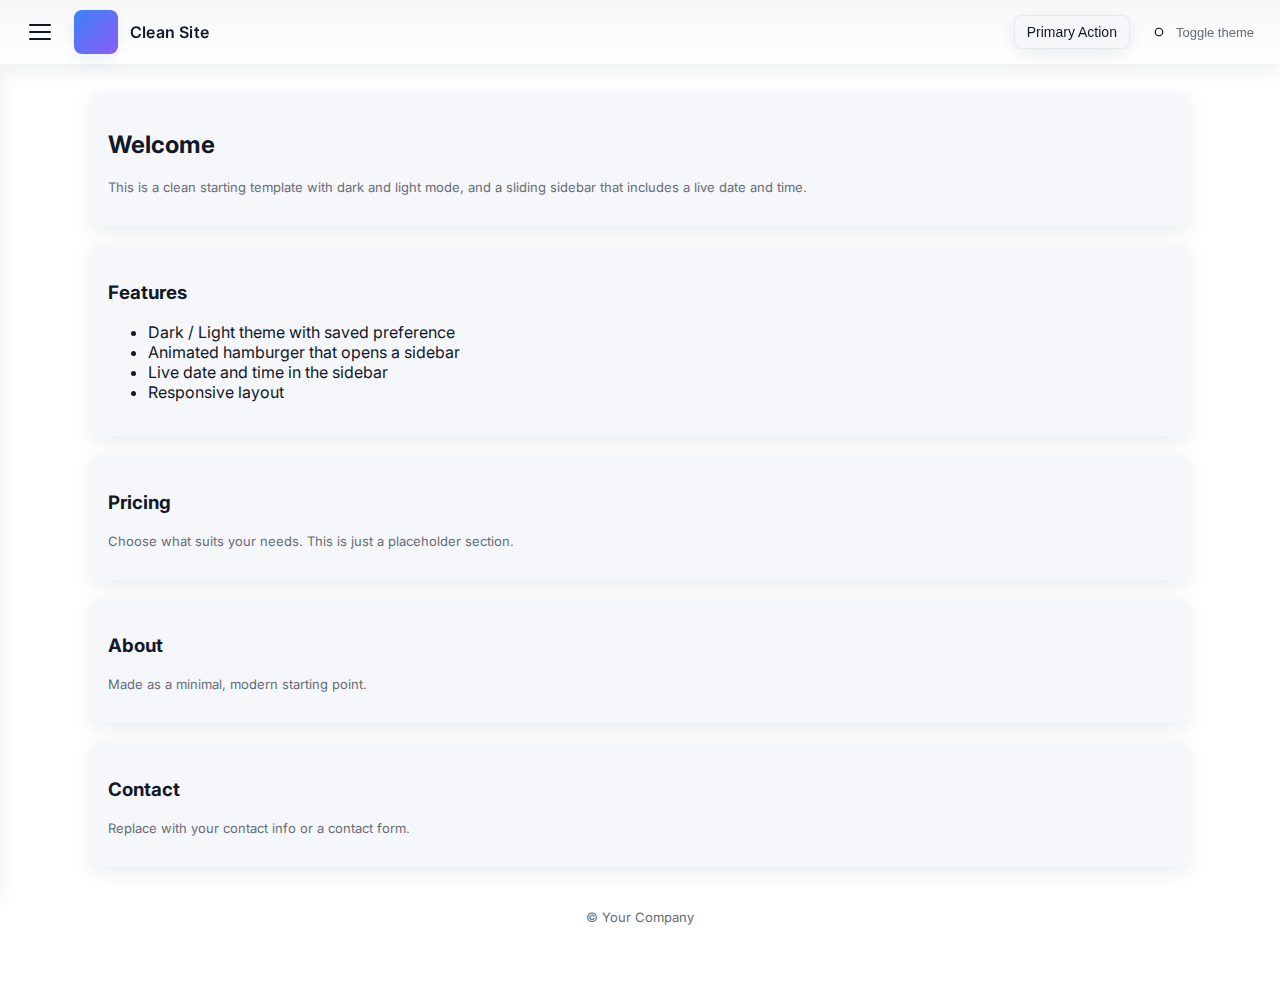
<file: index.html>
<!DOCTYPE html>
<html lang="en">
<head>
  <meta charset="utf-8" />
  <meta name="viewport" content="width=device-width,initial-scale=1" />
  <title>Clean Site — Dark / Light + Sidebar</title>

  <!-- Google font -->
  <link href="https://fonts.googleapis.com/css2?family=Inter:wght@300;400;600;700&display=swap" rel="stylesheet">

  <style>
    :root{
      --bg: #ffffff;
      --card: #f6f7fb;
      --text: #111827;
      --muted:#666d75;
      --accent: #3b82f6;
      --sidebar: #fafbff;
      --shadow: 0 6px 20px rgba(16,24,40,0.08);
    }

    [data-theme="dark"]{
      --bg: #0b1016;
      --card: #081018;
      --text: #e6eef8;
      --muted:#9aa6b4;
      --accent: #60a5fa;
      --sidebar: #06101a;
      --shadow: 0 8px 30px rgba(2,6,23,0.6);
    }

    html,body{
      height:100%;
      margin:0;
      font-family: "Inter", system-ui, -apple-system, "Segoe UI", Roboto, "Helvetica Neue", Arial;
      background:var(--bg);
      color:var(--text);
      -webkit-font-smoothing:antialiased;
      -moz-osx-font-smoothing:grayscale;
    }

    /* Top navbar */
    .topbar{
      position:fixed;
      top:0;
      left:0;
      right:0;
      height:64px;
      display:flex;
      align-items:center;
      justify-content:space-between;
      padding:0 18px;
      gap:12px;
      background:linear-gradient(180deg, rgba(0,0,0,0.03), transparent);
      box-shadow:var(--shadow);
      z-index:40;
      backdrop-filter: blur(6px);
    }

    .brand{
      display:flex;
      align-items:center;
      gap:12px;
    }
    .brand .logo {
      width:44px;
      height:44px;
      border-radius:8px;
      background:linear-gradient(135deg,var(--accent), #8b5cf6);
      box-shadow: 0 6px 18px rgba(59,130,246,0.12);
      display:inline-block;
    }
    .brand .title{
      font-weight:600;
      letter-spacing:0.2px;
    }

    /* Hamburger (three bars) */
    .hamburger{
      width:44px;
      height:44px;
      border-radius:8px;
      display:flex;
      align-items:center;
      justify-content:center;
      background:transparent;
      border:none;
      cursor:pointer;
      padding:6px;
    }
    .hamburger .bars{
      position:relative;
      width:22px;
      height:16px;
    }
    .hamburger .bars span{
      position:absolute;
      left:0;
      right:0;
      height:2px;
      background:var(--text);
      border-radius:2px;
      transition: transform .28s ease, opacity .2s ease, top .28s ease, bottom .28s ease;
    }
    .bars span:nth-child(1){ top:0; }
    .bars span:nth-child(2){ top:7px; }
    .bars span:nth-child(3){ top:14px; }

    .hamburger.active .bars span:nth-child(1){
      transform: translateY(7px) rotate(45deg);
    }
    .hamburger.active .bars span:nth-child(2){
      opacity:0;
    }
    .hamburger.active .bars span:nth-child(3){
      transform: translateY(-7px) rotate(-45deg);
    }

    /* Controls on right */
    .top-controls{
      display:flex;
      align-items:center;
      gap:12px;
    }

    .btn {
      border:1px solid rgba(0,0,0,0.06);
      background:var(--card);
      color:var(--text);
      padding:8px 12px;
      border-radius:8px;
      font-size:14px;
      cursor:pointer;
      display:inline-flex;
      align-items:center;
      gap:8px;
      box-shadow:var(--shadow);
    }
    [data-theme="dark"] .btn{
      border:1px solid rgba(255,255,255,0.04);
    }

    .theme-toggle{
      display:inline-flex;
      align-items:center;
      gap:8px;
      padding:8px;
      border-radius:8px;
      background:transparent;
      border:none;
      cursor:pointer;
    }

    /* Sidebar */
    .sidebar {
      position: fixed;
      top: 64px;
      left: 0;
      bottom: 0;
      width: 280px;
      transform: translateX(-320px);
      transition: transform .32s cubic-bezier(.2,.9,.2,1);
      background: var(--sidebar);
      padding:20px;
      box-shadow: 2px 0 18px rgba(2,6,23,0.06);
      z-index:35;
      overflow:auto;
    }
    .sidebar.open{
      transform: translateX(0);
    }
    .sidebar .side-brand{
      display:flex;
      align-items:center;
      gap:12px;
      margin-bottom:18px;
    }
    .sidebar .menu{
      list-style:none;
      padding:0;
      margin:0;
      display:flex;
      flex-direction:column;
      gap:6px;
    }
    .menu a{
      display:flex;
      align-items:center;
      gap:10px;
      padding:10px 12px;
      border-radius:8px;
      color:var(--text);
      text-decoration:none;
      font-weight:500;
      transition: background .15s ease, transform .06s ease;
    }
    .menu a:hover{
      background: rgba(59,130,246,0.08);
      transform: translateX(3px);
    }
    .muted { color: var(--muted); font-size:13px; }

    /* date/time box */
    .datetime {
      margin-top:18px;
      padding:12px;
      border-radius:8px;
      background: linear-gradient(180deg, rgba(0,0,0,0.02), transparent);
      box-shadow: inset 0 -1px 0 rgba(0,0,0,0.02);
    }
    .datetime .time {
      font-size:20px;
      font-weight:700;
      letter-spacing:0.6px;
    }
    .datetime .date {
      margin-top:6px;
      font-size:13px;
      color:var(--muted);
    }

    /* Main content */
    .main {
      padding: 92px 24px 48px;
      max-width:1100px;
      margin:0 auto;
    }

    .card {
      background: var(--card);
      border-radius:12px;
      padding:18px;
      box-shadow: var(--shadow);
      margin-bottom:18px;
    }

    /* Footer */
    .footer {
      text-align:center;
      color:var(--muted);
      font-size:13px;
      padding:24px 0;
    }

    /* Responsive adjustments */
    @media (max-width:880px){
      .sidebar { width:260px; }
      .main { padding-left: 18px; padding-right: 18px; }
      .brand .title { display:none; }
    }
    @media (max-width:560px){
      .topbar{padding:0 12px;}
      .btn{display:none;}
    }

  </style>
</head>
<body data-theme="light">

  <header class="topbar" role="banner">
    <div class="brand">
      <button class="hamburger" id="hamburgerBtn" aria-label="Open menu" aria-expanded="false" aria-controls="siteSidebar">
        <span class="bars" aria-hidden="true">
          <span></span><span></span><span></span>
        </span>
      </button>

      <div class="logo" aria-hidden="true"></div>
      <div class="title">Clean Site</div>
    </div>

    <div class="top-controls">
      <button class="btn" id="primaryAction">Primary Action</button>

      <button class="theme-toggle" id="themeToggle" aria-pressed="false" title="Toggle theme">
        <svg width="18" height="18" viewBox="0 0 24 24" fill="none" aria-hidden="true">
          <circle cx="12" cy="12" r="5" stroke="currentColor" stroke-width="1.5"></circle>
        </svg>
        <span class="muted">Toggle theme</span>
      </button>
    </div>
  </header>

  <aside id="siteSidebar" class="sidebar" aria-hidden="true" aria-labelledby="hamburgerBtn">
    <div class="side-brand">
      <div class="logo" style="width:36px;height:36px;border-radius:8px;background:linear-gradient(135deg,var(--accent), #8b5cf6)"></div>
      <div>
        <div style="font-weight:700">Clean Site</div>
        <div class="muted" style="font-size:13px">A small modern template</div>
      </div>
    </div>

    <nav>
      <ul class="menu" role="menu">
        <li role="none"><a role="menuitem" href="#home">Home</a></li>
        <li role="none"><a role="menuitem" href="#features">Features</a></li>
        <li role="none"><a role="menuitem" href="#pricing">Pricing</a></li>
        <li role="none"><a role="menuitem" href="#about">About</a></li>
        <li role="none"><a role="menuitem" href="#contact">Contact</a></li>
      </ul>
    </nav>

    <div class="datetime" aria-live="polite">
      <div class="time" id="clock">00:00:00</div>
      <div class="date" id="dateText">Loading date...</div>
    </div>
  </aside>

  <main class="main" id="content" role="main">
    <section id="home" class="card">
      <h2>Welcome</h2>
      <p class="muted">This is a clean starting template with dark and light mode, and a sliding sidebar that includes a live date and time.</p>
    </section>

    <section id="features" class="card">
      <h3>Features</h3>
      <ul>
        <li>Dark / Light theme with saved preference</li>
        <li>Animated hamburger that opens a sidebar</li>
        <li>Live date and time in the sidebar</li>
        <li>Responsive layout</li>
      </ul>
    </section>

    <section id="pricing" class="card">
      <h3>Pricing</h3>
      <p class="muted">Choose what suits your needs. This is just a placeholder section.</p>
    </section>

    <section id="about" class="card">
      <h3>About</h3>
      <p class="muted">Made as a minimal, modern starting point.</p>
    </section>

    <section id="contact" class="card">
      <h3>Contact</h3>
      <p class="muted">Replace with your contact info or a contact form.</p>
    </section>

    <div class="footer">© Your Company</div>
  </main>

  <script>
    (function(){
      // Theme toggle with persistence
      const body = document.body;
      const toggle = document.getElementById('themeToggle');
      const userPref = localStorage.getItem('site-theme');

      function applyTheme(theme){
        body.setAttribute('data-theme', theme);
        toggle.setAttribute('aria-pressed', theme === 'dark' ? 'true' : 'false');
      }

      if(userPref){
        applyTheme(userPref);
      } else {
        // default to system preference
        const preferDark = window.matchMedia && window.matchMedia('(prefers-color-scheme: dark)').matches;
        applyTheme(preferDark ? 'dark' : 'light');
      }

      toggle.addEventListener('click', () => {
        const current = body.getAttribute('data-theme') === 'dark' ? 'dark' : 'light';
        const next = current === 'dark' ? 'light' : 'dark';
        applyTheme(next);
        localStorage.setItem('site-theme', next);
      });

      // Sidebar open/close and hamburger animation
      const hamburger = document.getElementById('hamburgerBtn');
      const sidebar = document.getElementById('siteSidebar');
      function openSidebar(){
        sidebar.classList.add('open');
        sidebar.setAttribute('aria-hidden','false');
        hamburger.classList.add('active');
        hamburger.setAttribute('aria-expanded','true');
      }
      function closeSidebar(){
        sidebar.classList.remove('open');
        sidebar.setAttribute('aria-hidden','true');
        hamburger.classList.remove('active');
        hamburger.setAttribute('aria-expanded','false');
      }

      hamburger.addEventListener('click', () => {
        if(sidebar.classList.contains('open')) closeSidebar();
        else openSidebar();
      });

      // Close sidebar when clicking outside on small screens
      document.addEventListener('click', (e) => {
        if(!sidebar.classList.contains('open')) return;
        const inside = sidebar.contains(e.target) || hamburger.contains(e.target);
        if(!inside && window.innerWidth < 900) closeSidebar();
      });

      // Keyboard accessibility: Esc closes sidebar
      document.addEventListener('keydown', (e) => {
        if(e.key === 'Escape' && sidebar.classList.contains('open')) closeSidebar();
      });

      // Live clock and date
      const clockEl = document.getElementById('clock');
      const dateEl = document.getElementById('dateText');

      function pad(n){ return n < 10 ? '0'+n : n; }

      function updateDateTime(){
        const now = new Date();
        const hours = pad(now.getHours());
        const minutes = pad(now.getMinutes());
        const seconds = pad(now.getSeconds());
        clockEl.textContent = `${hours}:${minutes}:${seconds}`;

        // Format: Weekday, DD Month YYYY
        const opts = { weekday: 'long', year: 'numeric', month: 'long', day: 'numeric' };
        dateEl.textContent = now.toLocaleDateString(undefined, opts);
      }

      updateDateTime();
      setInterval(updateDateTime, 1000);

      // Smooth scroll for sidebar nav links
      const navLinks = sidebar.querySelectorAll('a[href^="#"]');
      navLinks.forEach(a => {
        a.addEventListener('click', (e) => {
          e.preventDefault();
          const id = a.getAttribute('href').slice(1);
          const target = document.getElementById(id);
          if(target){
            target.scrollIntoView({behavior:'smooth', block:'start'});
            // close sidebar on small screens
            if(window.innerWidth < 900) closeSidebar();
          }
        });
      });

    })();
  </script>
</body>
</html>
</file>
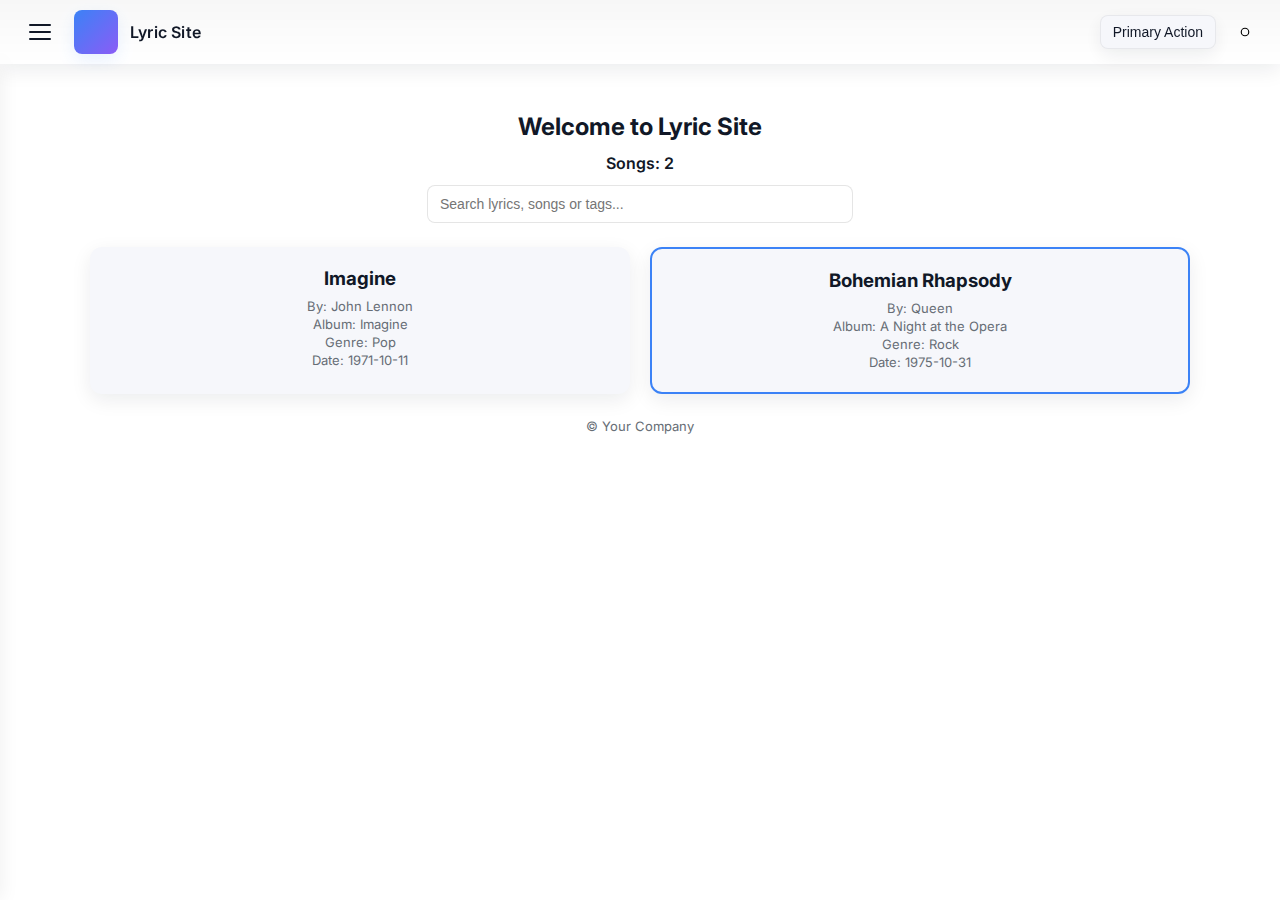
<file: Page1.html>
<!DOCTYPE html>
<html lang="en">
<head>
<meta charset="utf-8" />
<meta name="viewport" content="width=device-width,initial-scale=1" />
<title>Lyric Site — Dark / Light + Sidebar</title>
<link href="https://fonts.googleapis.com/css2?family=Inter:wght@300;400;600;700&display=swap" rel="stylesheet">

<style>
:root{
--bg: #ffffff; --card: #f6f7fb; --text: #111827; --muted:#666d75;
--accent: #3b82f6; --sidebar: #fafbff; --shadow: 0 6px 20px rgba(16,24,40,0.08);
}
[data-theme="dark"]{
--bg: #0b1016; --card: #081018; --text: #e6eef8; --muted:#9aa6b4;
--accent: #60a5fa; --sidebar: #06101a; --shadow: 0 8px 30px rgba(2,6,23,0.6);
}
html,body{height:100%;margin:0;font-family:"Inter",system-ui,-apple-system,"Segoe UI",Roboto,"Helvetica Neue",Arial;
background:var(--bg);color:var(--text);-webkit-font-smoothing:antialiased;-moz-osx-font-smoothing:grayscale;}
.topbar{position:fixed;top:0;left:0;right:0;height:64px;display:flex;align-items:center;justify-content:space-between;
padding:0 18px;gap:12px;background:linear-gradient(180deg, rgba(0,0,0,0.03), transparent);box-shadow:var(--shadow);z-index:40;backdrop-filter: blur(6px);}
.brand{display:flex;align-items:center;gap:12px;}
.brand .logo {width:44px;height:44px;border-radius:8px;background:linear-gradient(135deg,var(--accent), #8b5cf6);
box-shadow:0 6px 18px rgba(59,130,246,0.12);}
.brand .title{font-weight:600;letter-spacing:0.2px;}
.hamburger{width:44px;height:44px;border-radius:8px;display:flex;align-items:center;justify-content:center;background:transparent;border:none;cursor:pointer;padding:6px;}
.hamburger .bars{position:relative;width:22px;height:16px;}
.hamburger .bars span{position:absolute;left:0;right:0;height:2px;background:var(--text);border-radius:2px;transition: transform .28s ease, opacity .2s ease, top .28s ease, bottom .28s ease;}
.bars span:nth-child(1){ top:0; }
.bars span:nth-child(2){ top:7px; }
.bars span:nth-child(3){ top:14px; }
.hamburger.active .bars span:nth-child(1){ transform: translateY(7px) rotate(45deg);}
.hamburger.active .bars span:nth-child(2){ opacity:0;}
.hamburger.active .bars span:nth-child(3){ transform: translateY(-7px) rotate(-45deg);}
.top-controls{display:flex;align-items:center;gap:12px;}
.btn{border:1px solid rgba(0,0,0,0.06);background:var(--card);color:var(--text);padding:8px 12px;border-radius:8px;font-size:14px;cursor:pointer;display:inline-flex;align-items:center;gap:8px;box-shadow:var(--shadow);}
[data-theme="dark"] .btn{border:1px solid rgba(255,255,255,0.04);}
.theme-toggle{display:inline-flex;align-items:center;gap:8px;padding:8px;border-radius:8px;background:transparent;border:none;cursor:pointer;}
.sidebar{position: fixed;top: 64px;left: 0;bottom: 0;width: 280px;transform: translateX(-320px);transition: transform .32s cubic-bezier(.2,.9,.2,1);background: var(--sidebar);padding:20px;box-shadow: 2px 0 18px rgba(2,6,23,0.06);z-index:35;overflow:auto;}
.sidebar.open{transform: translateX(0);}
.sidebar .side-brand{display:flex;align-items:center;gap:12px;margin-bottom:18px;}
.sidebar .menu{list-style:none;padding:0;margin:0;display:flex;flex-direction:column;gap:6px;}
.menu a{display:flex;align-items:center;gap:10px;padding:10px 12px;border-radius:8px;color:var(--text);text-decoration:none;font-weight:500;transition: background .15s ease, transform .06s ease;}
.menu a:hover{background: rgba(59,130,246,0.08);transform: translateX(3px);}
.muted { color: var(--muted); font-size:13px; }
.datetime{margin-top:18px;padding:12px;border-radius:8px;background: linear-gradient(180deg, rgba(0,0,0,0.02), transparent);box-shadow: inset 0 -1px 0 rgba(0,0,0,0.02);}
.datetime .time{font-size:20px;font-weight:700;letter-spacing:0.6px;}
.datetime .date{margin-top:6px;font-size:13px;color:var(--muted);}
.main{padding: 92px 24px 48px;max-width:1100px;margin:0 auto;}
.section-title{text-align: center;margin-bottom: 12px;}
#songCount{margin: 10px 0;font-weight:600;}
#searchInput{display:block;margin: 12px auto 24px;padding: 10px 12px;border-radius:8px;border:1px solid rgba(0,0,0,0.1);width: 80%;max-width:400px;font-size:14px;}
.home-choices{text-align:center;}
.choices-grid{display: grid;gap: 20px;grid-template-columns: repeat(auto-fit, minmax(240px, 1fr));margin-top: 20px;}
.choice-card{display: block;background: var(--card);border-radius: 12px;padding: 20px;text-decoration: none;color: var(--text);box-shadow: var(--shadow);transition: transform 0.2s ease, background 0.2s ease;cursor:pointer;}
.choice-card:hover{transform: translateY(-4px);background: rgba(59,130,246,0.08);}
.choice-card h3{margin:0 0 8px 0;}
.choice-card p{margin:2px 0;font-size:13px;color:var(--muted);}
.choice-card.taged{border:2px solid var(--accent);}
.footer{text-align:center;color:var(--muted);font-size:13px;padding:24px 0;}
#lyricModal{display:none;position:fixed;top:0;left:0;width:100%;height:100%;background: rgba(0,0,0,0.7);align-items:center;justify-content:center;z-index:50;}
#lyricModalContent{background: var(--card);color: var(--text);padding:24px;border-radius:12px;max-width:600px;width:90%;max-height:80%;overflow:auto;position:relative;}
#closeModal{position:absolute;top:12px;right:12px;border:none;background:transparent;font-size:24px;cursor:pointer;}
@media (max-width:880px){.sidebar { width:260px; }.main { padding-left: 18px; padding-right: 18px; }.brand .title { display:none; }}
@media (max-width:560px){.topbar{padding:0 12px;}.btn{display:none;}}
</style>
</head>

<body data-theme="light">
<header class="topbar">
  <div class="brand">
    <button class="hamburger" id="hamburgerBtn"><span class="bars"><span></span><span></span><span></span></span></button>
    <div class="logo"></div>
    <div class="title">Lyric Site</div>
  </div>
  <div class="top-controls">
    <button class="btn" id="primaryAction">Primary Action</button>
    <button class="theme-toggle" id="themeToggle">
      <svg width="18" height="18" viewBox="0 0 24 24" fill="none">
        <circle cx="12" cy="12" r="5" stroke="currentColor" stroke-width="1.5"></circle>
      </svg>
    </button>
  </div>
</header>

<aside id="siteSidebar" class="sidebar">
  <div class="side-brand">
    <div class="logo" style="width:36px;height:36px;"></div>
    <div><div style="font-weight:700">Menu</div><div class="muted" style="font-size:13px">Select One</div></div>
  </div>
  <nav><ul class="menu">
    <li><a href="#home">Home</a></li>
    <li><a href="#lyrics">Lyrics</a></li>
  </ul></nav>
  <div class="datetime">
    <div class="time" id="clock">00:00:00</div>
    <div class="date" id="dateText">Loading date...</div>
  </div>
</aside>

<main class="main">
<section id="home" class="home-choices">
  <h2 class="section-title">Welcome to Lyric Site</h2>
  <div id="songCount">Songs: 0</div>
  <input type="text" id="searchInput" placeholder="Search lyrics, songs or tags..." />

  <div class="choices-grid" id="lyricsGrid">
    <div class="choice-card" data-lyric="Imagine all the people living life in peace..." data-genre="Pop" data-date="1971-10-11" data-author="John Lennon" data-album="Imagine">
      <h3>Imagine</h3>
      <p>By: John Lennon</p>
      <p>Album: Imagine</p>
      <p>Genre: Pop</p>
      <p>Date: 1971-10-11</p>
    </div>
    <div class="choice-card taged" data-lyric="Is this the real life? Is this just fantasy?" data-genre="Rock" data-date="1975-10-31" data-author="Queen" data-album="A Night at the Opera">
      <h3>Bohemian Rhapsody</h3>
      <p>By: Queen</p>
      <p>Album: A Night at the Opera</p>
      <p>Genre: Rock</p>
      <p>Date: 1975-10-31</p>
    </div>
  </div>
</section>

<div class="footer">© Your Company</div>
</main>

<!-- Modal -->
<div id="lyricModal">
  <div id="lyricModalContent">
    <button id="closeModal">&times;</button>
    <h3 id="modalTitle"></h3>
    <p id="modalContent"></p>
    <button id="tagBtn" class="btn">Tag/Untag</button>
  </div>
</div>

<script>
(function(){
const body = document.body;
const toggle = document.getElementById('themeToggle');
const userPref = localStorage.getItem('site-theme');
if(userPref) body.setAttribute('data-theme', userPref);
toggle.addEventListener('click', ()=>{ 
  const next = body.getAttribute('data-theme')==='dark'?'light':'dark';
  body.setAttribute('data-theme', next);
  localStorage.setItem('site-theme', next);
});

const hamburger = document.getElementById('hamburgerBtn');
const sidebar = document.getElementById('siteSidebar');
hamburger.addEventListener('click',()=>{sidebar.classList.toggle('open'); hamburger.classList.toggle('active');});
document.addEventListener('click', e=>{if(!sidebar.contains(e.target)&&!hamburger.contains(e.target)&&sidebar.classList.contains('open')&&window.innerWidth<900){sidebar.classList.remove('open');hamburger.classList.remove('active');}});
document.addEventListener('keydown', e=>{if(e.key==='Escape') sidebar.classList.remove('open');});

const clockEl = document.getElementById('clock');
const dateEl = document.getElementById('dateText');
function pad(n){return n<10?'0'+n:n;}
function updateDateTime(){const now=new Date();clockEl.textContent=`${pad(now.getHours())}:${pad(now.getMinutes())}:${pad(now.getSeconds())}`; const opts={weekday:'long',year:'numeric',month:'long',day:'numeric'};dateEl.textContent=now.toLocaleDateString(undefined,opts);}
updateDateTime(); setInterval(updateDateTime,1000);

const cards = document.querySelectorAll('.choice-card');
const lyricModal = document.getElementById('lyricModal');
const modalTitle = document.getElementById('modalTitle');
const modalContent = document.getElementById('modalContent');
const closeModal = document.getElementById('closeModal');
const tagBtn = document.getElementById('tagBtn');
let currentCard=null;

cards.forEach(card=>{
  card.addEventListener('click', ()=>{
    currentCard=card;
    modalTitle.textContent = card.querySelector('h3').textContent;
    modalContent.textContent = card.dataset.lyric;
    lyricModal.style.display = 'flex';
    tagBtn.textContent = card.classList.contains('taged')?'Untag':'Tag';
  });
});

closeModal.addEventListener('click', ()=>lyricModal.style.display='none');
lyricModal.addEventListener('click', e=>{if(e.target===lyricModal) lyricModal.style.display='none';});

tagBtn.addEventListener('click', ()=>{
  if(!currentCard) return;
  currentCard.classList.toggle('taged');
  tagBtn.textContent = currentCard.classList.contains('taged')?'Untag':'Tag';
  updateSongCount();
});

const searchInput = document.getElementById('searchInput');
const songCount = document.getElementById('songCount');

function updateSongCount(){
  const visible = Array.from(cards).filter(c=>c.style.display!=='none');
  songCount.textContent = 'Songs: '+visible.length;
}

// Enhanced search: text + lyrics + tags
searchInput.addEventListener('input', ()=>{
  const term = searchInput.value.toLowerCase();
  cards.forEach(card=>{
    const lyricText = card.dataset.lyric.toLowerCase();
    const cardText = card.textContent.toLowerCase();
    if(term.startsWith('#')){ // search tagged
      const tagTerm = term.slice(1);
      card.style.display = card.classList.contains('taged') && (cardText.includes(tagTerm) || lyricText.includes(tagTerm)) ? 'block' : 'none';
    } else {
      card.style.display = (cardText.includes(term) || lyricText.includes(term)) ? 'block' : 'none';
    }
  });
  updateSongCount();
});

updateSongCount();
})();
</script>

</body>
</html>
</file>
